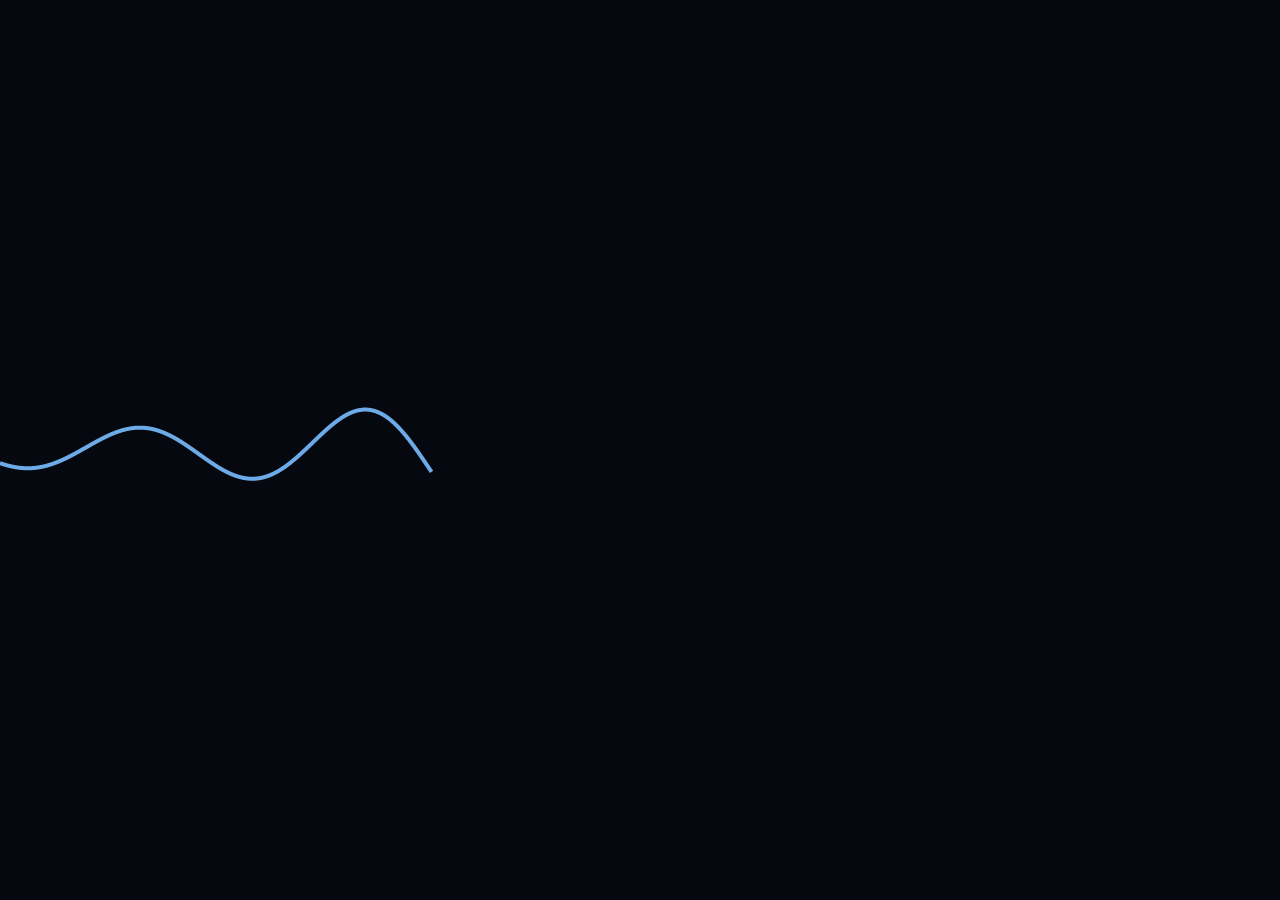
<file: assets/sinus_cardinal.html>
<!doctype html>
<html lang="fr">
<head>
<meta charset="utf-8">
<meta name="viewport" content="width=device-width, initial-scale=1.0">
<title>Sinc fullscreen</title>

<style>
html, body {
  margin: 0;
  width: 100%;
  height: 100%;
  overflow: hidden;
  background: #06080f;
}

canvas {
  display: block;
}
</style>
</head>
<body>

<canvas id="canvas"></canvas>

<script>
const canvas = document.getElementById("canvas");
const ctx = canvas.getContext("2d");

const DURATION = 2000; // 3 secondes
const X_RANGE = 18;   // largeur du sinc

function resize() {
  const dpr = window.devicePixelRatio || 1;
  canvas.width = innerWidth * dpr;
  canvas.height = innerHeight * dpr;
  canvas.style.width = innerWidth + "px";
  canvas.style.height = innerHeight + "px";
  ctx.setTransform(dpr, 0, 0, dpr, 0, 0);
}

const sinc = x => Math.abs(x) < 1e-6 ? 1 : Math.sin(x) / x;

function draw(progress) {
  ctx.clearRect(0, 0, canvas.width, canvas.height);

  const w = canvas.clientWidth;
  const h = canvas.clientHeight;

  const xMin = -X_RANGE;
  const xMax = xMin + (2 * X_RANGE * progress);

  ctx.beginPath();
  ctx.lineWidth = 4;
  ctx.strokeStyle = "rgba(120,190,255,0.9)";

  const steps = 2000;

  for (let i = 0; i <= steps; i++) {
    const t = i / steps;
    const x = xMin + (xMax - xMin) * t;
    const y = sinc(x);

    const px = (x + X_RANGE) / (2 * X_RANGE) * w;
    const py = h / 2 - y * h * 0.35;

    if (i === 0) ctx.moveTo(px, py);
    else ctx.lineTo(px, py);
  }

  ctx.stroke();
}

function animate() {
  const start = performance.now();

  function frame(now) {
    const p = Math.min(1, (now - start) / DURATION);
    draw(p);
    if (p < 1) requestAnimationFrame(frame);
  }

  requestAnimationFrame(frame);
}

window.addEventListener("resize", () => {
  resize();
  animate();
});

resize();
animate();
</script>

</body>
</html>
</file>
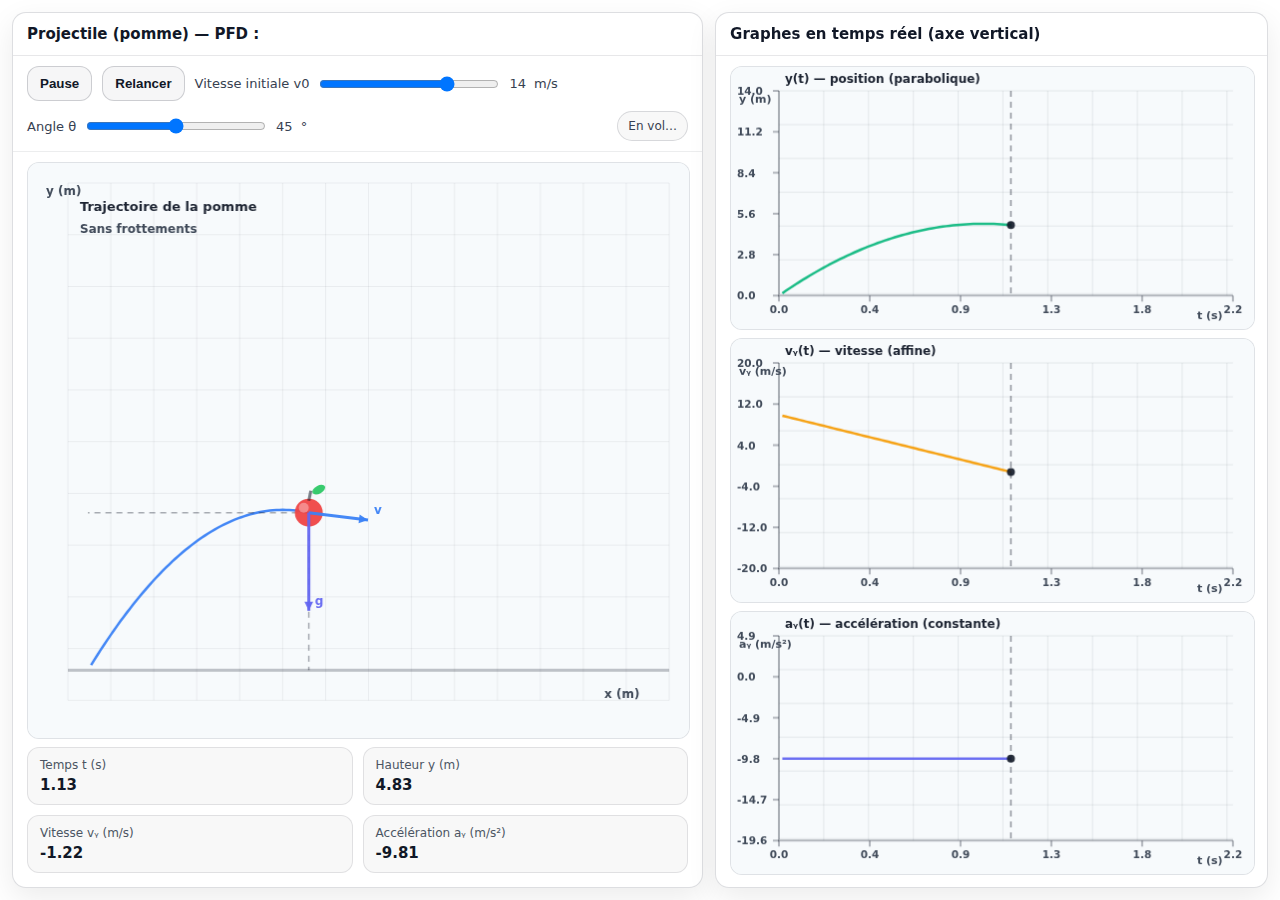
<file: mecanique_newtonienne/animations/pfd.html>
<!doctype html>
<html lang="fr">
<head>
  <meta charset="utf-8" />
  <meta name="viewport" content="width=device-width, initial-scale=1" />
  <title>PFD — Projectile : position, vitesse, accélération</title>
  <style>
    html, body { height: 100%; margin: 0; }
    body{
      font-family: system-ui, Segoe UI, Roboto, Arial;
      background: #ffffff;
      color: #111827;
      overflow: hidden;
    }

    .wrap{
      height: 100%;
      width: 100%;
      display: grid;
      grid-template-columns: 1.25fr 1fr;
      gap: 12px;
      padding: 12px;
      box-sizing: border-box;
    }

    .card{
      background: #ffffff;
      border: 1px solid rgba(17,24,39,.14);
      border-radius: 14px;
      overflow: hidden;
      box-shadow: 0 10px 30px rgba(0,0,0,.08);
      display: flex;
      flex-direction: column;
      min-height: 0;
    }

    header{
      padding: 12px 14px;
      border-bottom: 1px solid rgba(17,24,39,.10);
    }
    header h1{ margin:0; font-size: 15px; }
    header p{ margin:6px 0 0; font-size: 13px; color: #4b5563; line-height: 1.35; }

    .row{
      display:flex; gap:10px; flex-wrap:wrap;
      padding: 10px 14px;
      align-items:center;
      border-bottom: 1px solid rgba(17,24,39,.08);
    }

    button{
      cursor:pointer;
      border-radius: 12px;
      border: 1px solid rgba(17,24,39,.18);
      background: rgba(17,24,39,.04);
      color: #111827;
      padding: 9px 12px;
      font-weight: 650;
    }
    button:hover{ background: rgba(17,24,39,.08); }

    label{
      color:#374151; font-size: 13px;
      display:flex; gap:8px; align-items:center;
    }
    input[type=range]{ width: 180px; }

    .pill{
      margin-left:auto;
      padding:7px 10px;
      border-radius:999px;
      border:1px solid rgba(17,24,39,.14);
      background: rgba(17,24,39,.03);
      color:#374151;
      font-size:12px;
      white-space: nowrap;
    }

    .fill{
      flex: 1;
      min-height: 0;
      padding: 10px 14px 12px;
      box-sizing: border-box;
      display: grid;
      grid-template-rows: 1fr;
      gap: 10px;
    }

    canvas{
      width: 100%;
      height: 100%;
      display: block;
      background: #f7fafc;
      border-radius: 12px;
      border: 1px solid rgba(17,24,39,.10);
    }

    .small{
      font-size: 12px;
      color: #4b5563;
      padding: 8px 14px 10px;
    }

    .kpi{
      display:grid;
      grid-template-columns: 1fr 1fr;
      gap: 10px;
      padding: 0 14px 14px;
    }
    .k{
      background: rgba(17,24,39,.03);
      border: 1px solid rgba(17,24,39,.10);
      border-radius: 12px;
      padding: 10px 12px;
    }
    .k .t{ color:#4b5563; font-size: 12px; }
    .k .v{ margin-top:4px; font-size: 15px; font-weight: 750; }

    /* 3 graphes + scroll si manque de place */
    .graphs{
      flex: 1;
      min-height: 0;
      padding: 10px 14px 14px;
      box-sizing: border-box;
      display: grid;
      grid-template-rows: repeat(3, minmax(0, 1fr));
      gap: 10px;
      overflow: auto;
    }
    .graphs canvas{
      height: 100%;
      min-height: 170px;
    }

    @media (max-width: 900px){
      body{ overflow:auto; }
      .wrap{ grid-template-columns: 1fr; height:auto; }
      .card{ min-height: 520px; }
      input[type=range]{ width: 220px; }
      .graphs{ overflow: visible; }
      .fill{ grid-template-rows: 420px; }
    }

    /* ===== Mode EMBED (iframe/modale) ===== */
    html.embed body{
      overflow: auto;             /* on autorise le scroll */
    }

    /* Le layout ne force plus 100% pile, il peut grandir */
    html.embed .wrap{
      height: auto;
      min-height: 100%;
    }

    /* Dans l’embed, on autorise la carte gauche à scroller si besoin */
    html.embed .wrap > section.card{
      overflow: auto;             /* évite le chevauchement */
    }

    /* Optionnel : un peu moins de padding pour gagner de la place */
    html.embed .wrap{
      padding: 8px;
      gap: 8px;
    }
  </style>
</head>

<body>
  <div class="wrap">
    <section class="card">
      <header>
        <h1>Projectile (pomme) — PFD :</h1>
      </header>

      <div class="row">
        <button id="play">Pause</button>
        <button id="reset">Relancer</button>

        <label>Vitesse initiale v0
          <input id="v0" type="range" min="6" max="17" step="0.5" value="14">
          <span id="v0v">14</span> m/s
        </label>

        <label>Angle θ
          <input id="ang" type="range" min="15" max="75" step="1" value="45">
          <span id="angv">45</span>°
        </label>

        <div class="pill" id="state">En vol…</div>
      </div>

      <div class="fill">
        <canvas id="scene"></canvas>
      </div>

      <div class="kpi">
        <div class="k"><div class="t">Temps t (s)</div><div class="v" id="kt">0.00</div></div>
        <div class="k"><div class="t">Hauteur y (m)</div><div class="v" id="ky">0.00</div></div>
        <div class="k"><div class="t">Vitesse vᵧ (m/s)</div><div class="v" id="kvy">0.00</div></div>
        <div class="k"><div class="t">Accélération aᵧ (m/s²)</div><div class="v" id="kay">-9.81</div></div>
      </div>
    </section>

    <aside class="card">
      <header>
        <h1>Graphes en temps réel (axe vertical)</h1>
      </header>

      <div class="graphs">
        <canvas id="pos"></canvas>
        <canvas id="vel"></canvas>
        <canvas id="acc"></canvas>
      </div>
    </aside>
  </div>

<script>
(() => {

  const params = new URLSearchParams(location.search);
  if (params.get("embed") === "1") {
    document.documentElement.classList.add("embed");
  }

  const $ = (id) => document.getElementById(id);
  const fmt = (n) => (Math.round(n*100)/100).toFixed(2);
  const clamp = (v, a, b) => Math.max(a, Math.min(b, v));

  const scene = $("scene"), sctx = scene.getContext("2d");
  const posC = $("pos"), pctx = posC.getContext("2d");
  const velC = $("vel"), vctx = velC.getContext("2d");
  const accC = $("acc"), actx = accC.getContext("2d");

  const playBtn = $("play");
  const resetBtn = $("reset");
  const v0 = $("v0"), ang = $("ang");
  const v0v = $("v0v"), angv = $("angv");
  const state = $("state");
  const kt=$("kt"), ky=$("ky"), kvy=$("kvy"), kay=$("kay");

  // g fixé
  const G = 9.81;

  // Fit canvases to CSS size (DPR aware)
  function fitCanvas(c){
    const r = c.getBoundingClientRect();
    const dpr = window.devicePixelRatio || 1;
    c.width  = Math.max(1, Math.floor(r.width * dpr));
    c.height = Math.max(1, Math.floor(r.height * dpr));
    const ctx = c.getContext("2d");
    ctx.setTransform(dpr,0,0,dpr,0,0); // draw in CSS pixels
  }
  function resizeAll(){
    fitCanvas(scene);
    fitCanvas(posC);
    fitCanvas(velC);
    fitCanvas(accC);
  }

  // Drawing helpers (graphs)
  function drawAxes(ctx, w, h, title, yLabel, unit){
    ctx.clearRect(0,0,w,h);
    ctx.fillStyle = "#f7fafc";
    ctx.fillRect(0,0,w,h);

    // grid
    ctx.strokeStyle = "rgba(17,24,39,0.08)";
    ctx.lineWidth = 1;
    for(let i=0;i<=10;i++){
      const x = 48 + i*(w-76)/10;
      ctx.beginPath(); ctx.moveTo(x, 24); ctx.lineTo(x, h-34); ctx.stroke();
    }
    for(let j=0;j<=6;j++){
      const y = 24 + j*(h-60)/6;
      ctx.beginPath(); ctx.moveTo(48, y); ctx.lineTo(w-22, y); ctx.stroke();
    }

    // axes
    ctx.strokeStyle = "rgba(17,24,39,0.30)";
    ctx.lineWidth = 2;
    ctx.beginPath();
    ctx.moveTo(48, 24);
    ctx.lineTo(48, h-34);
    ctx.lineTo(w-22, h-34);
    ctx.stroke();

    // titles/labels
    ctx.fillStyle = "rgba(17,24,39,0.95)";
    ctx.font = "700 12px system-ui";
    ctx.fillText(title, 54, 16);

    ctx.fillStyle = "rgba(55,65,81,0.95)";
    ctx.font = "600 11px system-ui";
    ctx.fillText("t (s)", w-58, h-10);
    ctx.fillText(`${yLabel} (${unit})`, 8, 36);
  }

  function drawTicks(ctx, w, h, tMax, yMin, yMax){
    const left=48, top=24, right=w-22, bottom=h-34;

    ctx.strokeStyle = "rgba(17,24,39,0.30)";
    ctx.fillStyle = "rgba(55,65,81,0.95)";
    ctx.font = "600 10.5px system-ui";

    // X ticks
    const nXTicks = 5;
    for(let i=0;i<=nXTicks;i++){
      const t = (i/nXTicks)*tMax;
      const x = left + (i/nXTicks)*(right-left);

      ctx.beginPath();
      ctx.moveTo(x, bottom);
      ctx.lineTo(x, bottom+6);
      ctx.stroke();

      const txt = t.toFixed(1);
      ctx.fillText(txt, x - ctx.measureText(txt).width/2, bottom+18);
    }

    // Y ticks
    const nYTicks = 5;
    for(let j=0;j<=nYTicks;j++){
      const yVal = yMin + (j/nYTicks)*(yMax-yMin);
      const y = bottom - (j/nYTicks)*(bottom-top);

      ctx.beginPath();
      ctx.moveTo(left-6, y);
      ctx.lineTo(left, y);
      ctx.stroke();

      const txt = yVal.toFixed(1);
      ctx.fillText(txt, 6, y+4);
    }
  }

  function plotLine(ctx, w, h, data, tMax, yMin, yMax, color){
    const left=48, top=24, right=w-22, bottom=h-34;
    const X = (t) => left + (t/tMax)*(right-left);
    const Y = (y) => bottom - ((y - yMin)/(yMax-yMin))*(bottom-top);

    ctx.strokeStyle = color;
    ctx.lineWidth = 2.5;
    ctx.beginPath();
    for(let i=0;i<data.length;i++){
      const {t,y} = data[i];
      const px = X(t), py = Y(y);
      if(i===0) ctx.moveTo(px,py); else ctx.lineTo(px,py);
    }
    ctx.stroke();

    if(data.length){
      const last = data[data.length-1];
      ctx.fillStyle = "rgba(17,24,39,0.9)";
      ctx.beginPath(); ctx.arc(X(last.t), Y(last.y), 4, 0, Math.PI*2); ctx.fill();
    }

    return { X, Y, left, top, right, bottom };
  }

  function drawTimeCursor(ctx, w, h, tNow, tMax){
    const left=48, top=24, right=w-22, bottom=h-34;
    const x = left + (tNow/tMax)*(right-left);

    ctx.save();
    ctx.setLineDash([6,5]);
    ctx.strokeStyle = "rgba(17,24,39,0.45)";
    ctx.lineWidth = 1.5;
    ctx.beginPath();
    ctx.moveTo(x, top);
    ctx.lineTo(x, bottom);
    ctx.stroke();
    ctx.restore();
  }

  // Vector drawing (scene)
  function drawArrow(ctx, x0, y0, x1, y1, label){
    const dx = x1-x0, dy = y1-y0;
    const ang = Math.atan2(dy, dx);
    const head = 10;

    ctx.beginPath();
    ctx.moveTo(x0,y0);
    ctx.lineTo(x1,y1);
    ctx.stroke();

    ctx.beginPath();
    ctx.moveTo(x1,y1);
    ctx.lineTo(x1 - head*Math.cos(ang - Math.PI/7), y1 - head*Math.sin(ang - Math.PI/7));
    ctx.lineTo(x1 - head*Math.cos(ang + Math.PI/7), y1 - head*Math.sin(ang + Math.PI/7));
    ctx.closePath();
    ctx.fill();

    if(label){
      ctx.font = "700 12px system-ui";
      ctx.fillText(label, x1 + 6, y1 - 6);
    }
  }

  // Simulation state
  let paused = false;
  let t = 0, x = 0, y = 0, vx = 0, vy = 0, ay = -G;
  let trace = [], yData = [], vyData = [], ayData = [];
  let tMax = 3.5;
  const dt = 1/60;

  function relaunch(){
    t = 0; x = 0; y = 0;
    const V0 = parseFloat(v0.value);
    const th = parseFloat(ang.value) * Math.PI/180;

    vx = V0 * Math.cos(th);
    vy = V0 * Math.sin(th);
    ay = -G;

    trace = []; yData = []; vyData = []; ayData = [];
    tMax = Math.max(1.2, (2*V0*Math.sin(th))/G + 0.2);

    state.textContent = "En vol…";
    paused = false;
    playBtn.textContent = "Pause";
  }

  function updateReadouts(){
    const V0 = parseFloat(v0.value);
    v0v.textContent = V0.toFixed(1).replace(/\.0$/,'');
    angv.textContent = parseInt(ang.value,10);

    kt.textContent = fmt(t);
    ky.textContent = fmt(Math.max(0,y));
    kvy.textContent = fmt(vy);
    kay.textContent = fmt(ay);
  }

  function drawScene(){
    const w = scene.getBoundingClientRect().width;
    const h = scene.getBoundingClientRect().height;

    sctx.clearRect(0,0,w,h);
    sctx.fillStyle = "#f7fafc";
    sctx.fillRect(0,0,w,h);

    const origin = { x: 60, y: h - 70 };
    const world = { xMax: 28, yMax: 14 };
    const scale = { x: (w-110)/world.xMax, y: (h-120)/world.yMax };

    // grid
    sctx.strokeStyle = "rgba(17,24,39,0.06)";
    sctx.lineWidth = 1;
    for(let i=0;i<=14;i++){
      const gx = 40 + i*(w-60)/14;
      sctx.beginPath(); sctx.moveTo(gx, 20); sctx.lineTo(gx, h-40); sctx.stroke();
    }
    for(let j=0;j<=10;j++){
      const gy = 20 + j*(h-60)/10;
      sctx.beginPath(); sctx.moveTo(40, gy); sctx.lineTo(w-20, gy); sctx.stroke();
    }

    // ground
    sctx.strokeStyle = "rgba(17,24,39,0.25)";
    sctx.lineWidth = 3;
    sctx.beginPath();
    sctx.moveTo(40, origin.y);
    sctx.lineTo(w-20, origin.y);
    sctx.stroke();

    // labels
    sctx.fillStyle = "rgba(55,65,81,0.95)";
    sctx.font = "600 12px system-ui";
    sctx.fillText("x (m)", w-85, origin.y+28);
    sctx.fillText("y (m)", 18, 32);

    // trajectory
    sctx.strokeStyle = "rgba(59,130,246,0.95)";
    sctx.lineWidth = 2.5;
    sctx.beginPath();
    for(let i=0;i<trace.length;i++){
      const pt = trace[i];
      const px = origin.x + pt.x*scale.x;
      const py = origin.y - pt.y*scale.y;
      if(i===0) sctx.moveTo(px,py); else sctx.lineTo(px,py);
    }
    sctx.stroke();

    // apple position
    const axPx = origin.x + x*scale.x;
    const ayPx = origin.y - y*scale.y;
    const visX = clamp(axPx, 50, w-40);
    const visY = clamp(ayPx, 30, origin.y);

    // projections (pointillés)
    sctx.save();
    sctx.setLineDash([6,5]);
    sctx.strokeStyle = "rgba(17,24,39,0.35)";
    sctx.lineWidth = 1.5;
    // vertical projection
    sctx.beginPath(); sctx.moveTo(visX, visY); sctx.lineTo(visX, origin.y); sctx.stroke();
    // horizontal projection
    sctx.beginPath(); sctx.moveTo(visX, visY); sctx.lineTo(origin.x, visY); sctx.stroke();
    sctx.restore();

    // apple body
    sctx.fillStyle = "rgba(239,68,68,0.95)";
    sctx.beginPath(); sctx.arc(visX, visY, 14, 0, Math.PI*2); sctx.fill();

    // highlight
    sctx.fillStyle = "rgba(255,255,255,0.35)";
    sctx.beginPath(); sctx.arc(visX-5, visY-5, 5, 0, Math.PI*2); sctx.fill();

    // stem
    sctx.strokeStyle = "rgba(17,24,39,0.55)";
    sctx.lineWidth = 3;
    sctx.beginPath(); sctx.moveTo(visX, visY-12); sctx.lineTo(visX+2, visY-22); sctx.stroke();

    // leaf
    sctx.fillStyle = "rgba(34,197,94,0.9)";
    sctx.beginPath();
    sctx.ellipse(visX+10, visY-23, 7, 4, -0.5, 0, Math.PI*2);
    sctx.fill();

    // vectors v and a
    const vScale = 6;   // px per (m/s) for display
    const aScale = 10;  // px per (m/s²) for display (ay only)

    // velocity vector (vx, vy) (blue)
    sctx.strokeStyle = "rgba(59,130,246,0.95)";
    sctx.fillStyle   = "rgba(59,130,246,0.95)";
    drawArrow(sctx, visX, visY, visX + vx*vScale, visY - vy*vScale, "v");

    // acceleration vector (0, ay) (purple, downward)
    sctx.strokeStyle = "rgba(99,102,241,0.95)";
    sctx.fillStyle   = "rgba(99,102,241,0.95)";
    drawArrow(sctx, visX, visY, visX, visY - ay*aScale, "g");

    // legend
    sctx.fillStyle = "rgba(17,24,39,0.95)";
    sctx.font = "700 13px system-ui";
    sctx.fillText("Trajectoire de la pomme", 52, 48);

    sctx.fillStyle = "rgba(55,65,81,0.95)";
    sctx.font = "600 12px system-ui";
    sctx.fillText("Sans frottements", 52, 70);
  }

  function drawGraphs(){
    const pr = posC.getBoundingClientRect();
    const vr = velC.getBoundingClientRect();
    const ar = accC.getBoundingClientRect();

    // y(t)
    const yMax = Math.max(2, ...yData.map(d=>d.y), 14);
    drawAxes(pctx, pr.width, pr.height, "y(t) — position (parabolique)", "y", "m");
    drawTicks(pctx, pr.width, pr.height, tMax, 0, yMax);
    drawTimeCursor(pctx, pr.width, pr.height, t, tMax);
    plotLine(pctx, pr.width, pr.height, yData, tMax, 0, yMax, "rgba(16,185,129,0.95)");

    // vy(t)
    const vyMin = Math.min(-20, ...vyData.map(d=>d.y), -parseFloat(v0.value));
    const vyMax = Math.max( 20, ...vyData.map(d=>d.y),  parseFloat(v0.value));
    drawAxes(vctx, vr.width, vr.height, "vᵧ(t) — vitesse (affine)", "vᵧ", "m/s");
    drawTicks(vctx, vr.width, vr.height, tMax, vyMin, vyMax);
    drawTimeCursor(vctx, vr.width, vr.height, t, tMax);
    plotLine(vctx, vr.width, vr.height, vyData, tMax, vyMin, vyMax, "rgba(245,158,11,0.95)");

    // ay(t)
    drawAxes(actx, ar.width, ar.height, "aᵧ(t) — accélération (constante)", "aᵧ", "m/s²");
    drawTicks(actx, ar.width, ar.height, tMax, -2*G, 0.5*G);
    drawTimeCursor(actx, ar.width, ar.height, t, tMax);
    plotLine(actx, ar.width, ar.height, ayData, tMax, -2*G, 0.5*G, "rgba(99,102,241,0.95)");
  }

  let last = performance.now();
  function loop(now){
    const elapsed = (now - last)/1000;
    last = now;

    if(!paused){
      const steps = Math.min(6, Math.floor(elapsed / dt) + 1);
      for(let i=0;i<steps;i++){
        vy += ay * dt;
        y  += vy * dt;
        x  += vx * dt;
        t  += dt;

        if(t <= tMax + 0.2){
          const yy = Math.max(0, y);
          trace.push({x: x, y: yy});
          yData.push({t: t, y: yy});
          vyData.push({t: t, y: vy});
          ayData.push({t: t, y: ay});
        }

        if(y <= 0 && t > 0.15){
          y = 0;
          state.textContent = "Touché le sol (fin du vol)";
          paused = true;
          playBtn.textContent = "Reprendre";
          break;
        }

        if(trace.length > 1000) trace.shift();
        if(yData.length > 700) { yData.shift(); vyData.shift(); ayData.shift(); }
      }
    }

    updateReadouts();
    drawScene();
    drawGraphs();
    requestAnimationFrame(loop);
  }

  playBtn.addEventListener("click", () => {
    paused = !paused;
    playBtn.textContent = paused ? "Reprendre" : "Pause";
    state.textContent = paused ? "Pause" : "En vol…";
  });

  resetBtn.addEventListener("click", relaunch);

  v0.addEventListener("input", () => v0v.textContent = parseFloat(v0.value).toFixed(1).replace(/\.0$/,''));
  ang.addEventListener("input", () => angv.textContent = parseInt(ang.value,10));

  // init
  resizeAll();
  window.addEventListener("resize", () => { resizeAll(); relaunch(); });

  updateReadouts();
  relaunch();
  requestAnimationFrame(loop);
})();
</script>
</body>
</html>
</file>
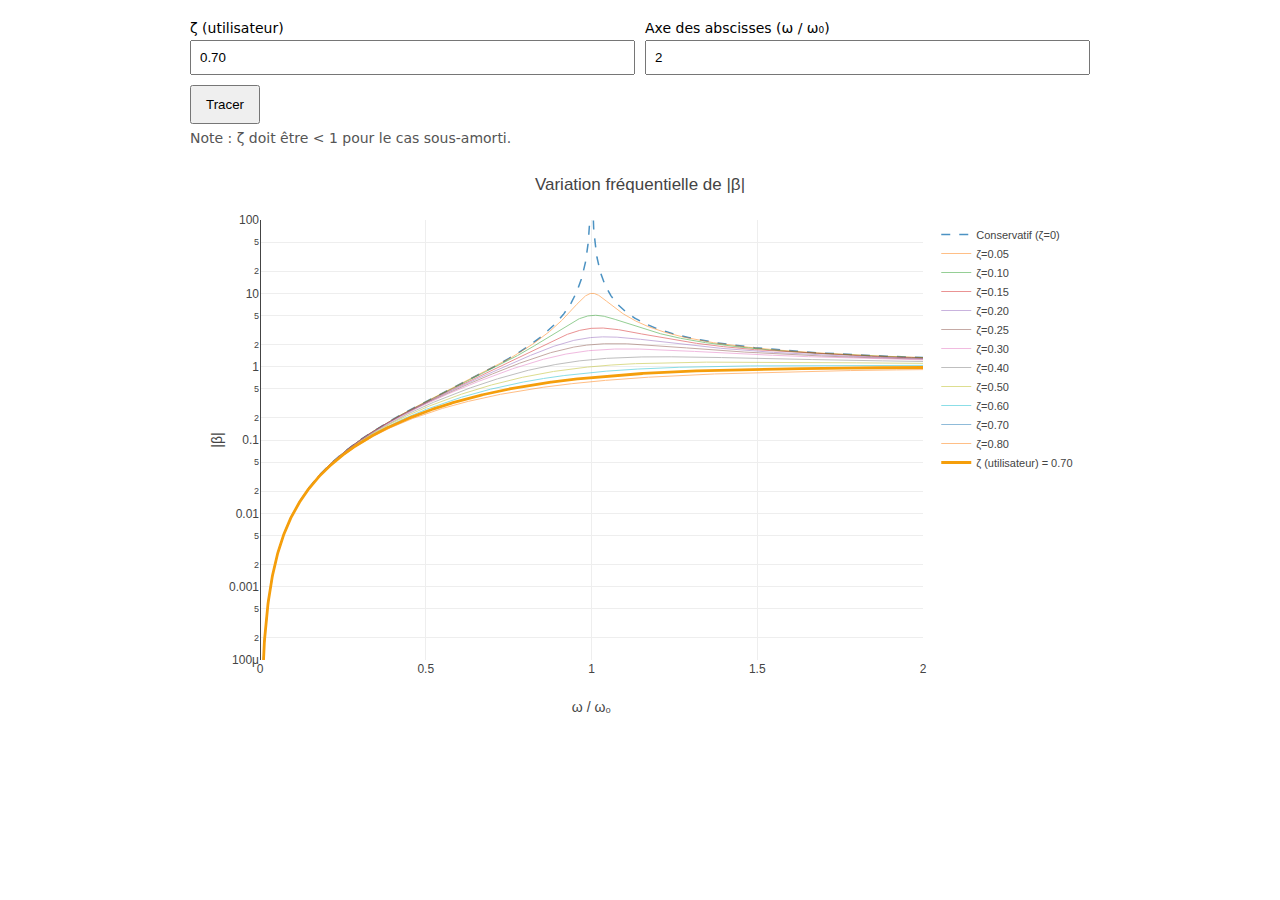
<file: vibrations/plots/regime_force_bati_beta_plot.html>
<!doctype html>
<html lang="fr">
<head>
  <meta charset="utf-8" />
  <meta name="viewport" content="width=device-width, initial-scale=1" />
  <title>Étude fréquentielle — |β|</title>

  <script src="https://cdn.plot.ly/plotly-2.30.0.min.js"></script>

  <style>
    * { box-sizing: border-box; }
    body{
      font-family: system-ui, sans-serif;
      margin: 0;
      padding: 20px;
      display: flex;
      justify-content: center;
    }
    .wrap{
      max-width: 900px;
      width: 100%;
    }
    .row{
      display: grid;
      grid-template-columns: repeat(2, minmax(0, 1fr));
      gap: 10px;
      align-items: end;
    }
    label{
      font-size: 14px;
      display: block;
      margin-bottom: 4px;
    }
    input{
      width: 100%;
      padding: 8px;
    }
    button{
      padding: 10px 14px;
      margin-top: 10px;
      cursor: pointer;
    }
    #plot{
      width: 100%;
      height: 560px;
      margin-top: 14px;
    }
    .hint{
      font-size: 14px;
      color: #555;
      margin-top: 6px;
    }
  </style>
</head>

<body>
<div class="wrap">

  <!-- Inputs minimaux -->
  <div class="row">
    <div>
      <label>ζ (utilisateur)</label>
      <input id="zeta" type="number" step="0.05" value="0.70" min="0">
    </div>
    <div>
      <label>Axe des abscisses (ω / ω₀)</label>
      <input id="rmax" type="number" step="0.5" value="2" min="0.1">
    </div>
  </div>

  <button id="btn">Tracer</button>

  <p class="hint">
    Note : ζ doit être < 1 pour le cas sous-amorti.
  </p>

  <div id="plot"></div>
</div>

<script>
function linspace(a, b, n){
  const arr = new Array(n);
  const step = (b - a) / (n - 1);
  for (let i = 0; i < n; i++) arr[i] = a + step * i;
  return arr;
}

function computeAndPlot(){
  const zeta = parseFloat(document.getElementById("zeta").value);
  const rMax = parseFloat(document.getElementById("rmax").value);

  const N = 2000; // FIXÉ (comme demandé)

  if (zeta < 0 || rMax <= 0 || zeta > 1){
    alert("Paramètres invalides.");
    return;
  }

  // Axe fréquentiel
  const r = linspace(0, rMax, N);

  // β conservatif (ζ = 0)
  const beta_conservatif = r.map(rr => {
    const d = Math.abs(1 - rr*rr);
    return d === 0 ? NaN : (rr*rr) / d;
  });

  // β utilisateur
  const beta_user = r.map(rr => {
    const d = Math.sqrt((1 - rr*rr)**2 + (2*zeta*rr)**2);
    return d === 0 ? NaN : (rr*rr) / d;
  });

  // Liste ζp (identique au Python)
  const zeta_p_list = [];
  for (let x = 0.05; x <= 0.30 + 1e-12; x += 0.05) zeta_p_list.push(+x.toFixed(2));
  for (let x = 0.30; x <= 0.80 + 1e-12; x += 0.10)
    if (!zeta_p_list.includes(+x.toFixed(2))) zeta_p_list.push(+x.toFixed(2));

  const traces = [];

  // Conservatif
  traces.push({
    x: r, y: beta_conservatif,
    mode: "lines",
    name: "Conservatif (ζ=0)",
    line: { dash: "dash", width: 1.5 },
    opacity: 0.8
  });

  // Famille ζp
  for (const zp of zeta_p_list){
    const beta_p = r.map(rr => {
      const d = Math.sqrt((1 - rr*rr)**2 + (2*zp*rr)**2);
      return d === 0 ? NaN : (rr*rr) / d;
    });

    traces.push({
      x: r, y: beta_p,
      mode: "lines",
      name: `ζ=${zp.toFixed(2)}`,
      line: { width: 1 },
      opacity: 0.5
    });
  }

  // ζ utilisateur (jaune)
  traces.push({
    x: r, y: beta_user,
    mode: "lines",
    name: `ζ (utilisateur) = ${zeta.toFixed(2)}`,
    line: { width: 2.8, color: "#f59e0b" }
  });

  const layout = {
    title: { text: "Variation fréquentielle de |β|" },
    xaxis: { title: "ω / ω₀", showgrid: true },
    yaxis: {
      title: "|β|",
      type: "log",
      range: [Math.log10(1e-4), Math.log10(1e2)],
      showgrid: true
    },
    margin: { l: 70, r: 20, t: 60, b: 60 },
    legend: { font: { size: 11 } }
  };

  Plotly.newPlot("plot", traces, layout, { responsive: true });
}

document.getElementById("btn").addEventListener("click", computeAndPlot);
computeAndPlot();
</script>

</body>
</html>
</file>
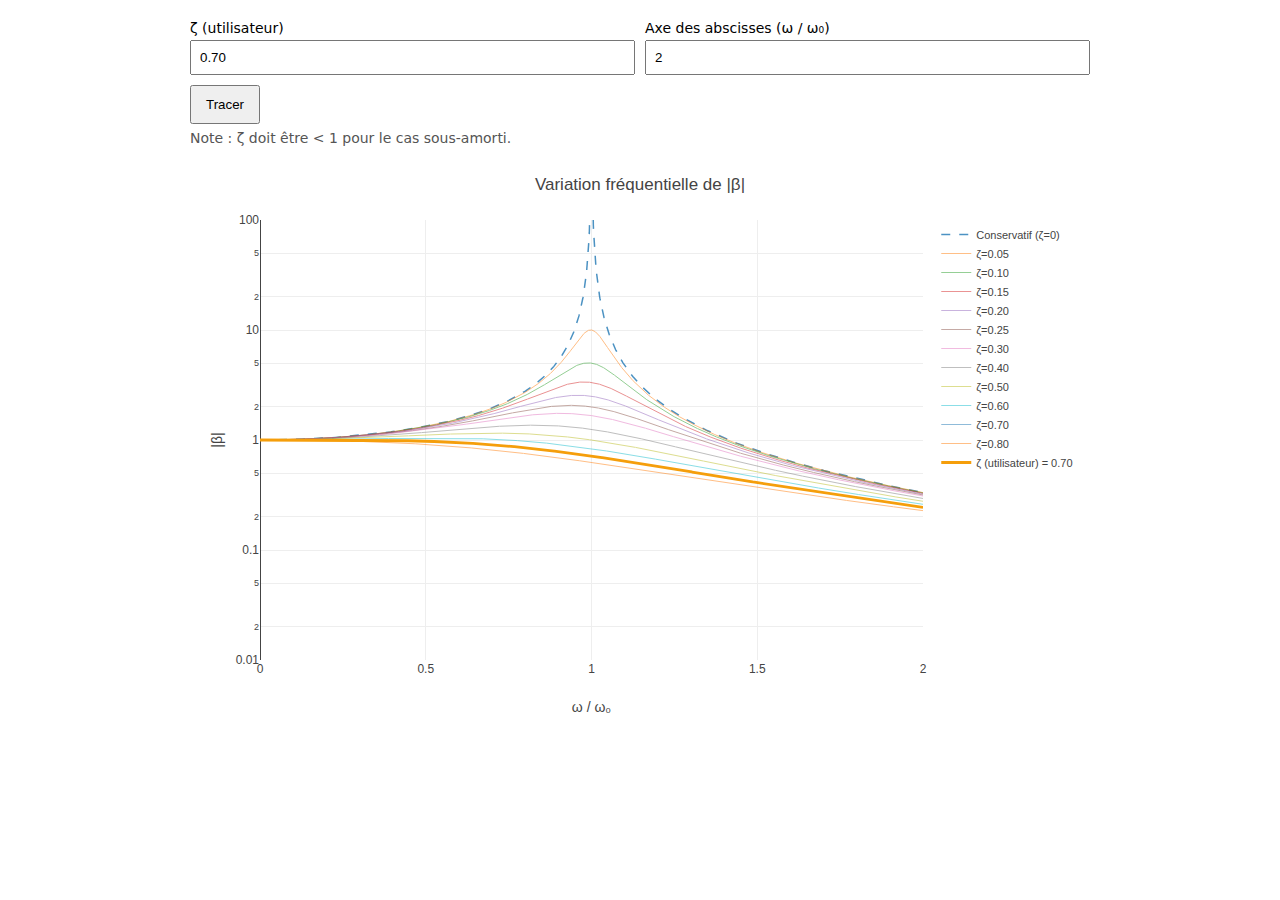
<file: vibrations/plots/regime_force_force_beta_plot.html>
<!doctype html>
<html lang="fr">
<head>
  <meta charset="utf-8" />
  <meta name="viewport" content="width=device-width, initial-scale=1" />
  <title>Étude fréquentielle — |β|</title>

  <script src="https://cdn.plot.ly/plotly-2.30.0.min.js"></script>

  <style>
    * { box-sizing: border-box; }
    body{
      font-family: system-ui, sans-serif;
      margin: 0;
      padding: 20px;
      display: flex;
      justify-content: center;
    }
    .wrap{
      max-width: 900px;
      width: 100%;
    }
    .row{
      display: grid;
      grid-template-columns: repeat(2, minmax(0, 1fr));
      gap: 10px;
      align-items: end;
    }
    label{
      font-size: 14px;
      display: block;
      margin-bottom: 4px;
    }
    input{
      width: 100%;
      padding: 8px;
    }
    button{
      padding: 10px 14px;
      margin-top: 10px;
      cursor: pointer;
    }
    #plot{
      width: 100%;
      height: 560px;
      margin-top: 14px;
    }
    .hint{
      font-size: 14px;
      color: #555;
      margin-top: 6px;
    }
  </style>
</head>

<body>
<div class="wrap">

  <!-- Inputs minimaux -->
  <div class="row">
    <div>
      <label>ζ (utilisateur)</label>
      <input id="zeta" type="number" step="0.05" value="0.70" min="0">
    </div>
    <div>
      <label>Axe des abscisses (ω / ω₀)</label>
      <input id="rmax" type="number" step="0.5" value="2" min="0.1">
    </div>
  </div>

  <button id="btn">Tracer</button>

  <p class="hint">
    Note : ζ doit être < 1 pour le cas sous-amorti.
  </p>

  <div id="plot"></div>
</div>

<script>
function linspace(a, b, n){
  const arr = new Array(n);
  const step = (b - a) / (n - 1);
  for (let i = 0; i < n; i++) arr[i] = a + step * i;
  return arr;
}

function computeAndPlot(){
  const zeta = parseFloat(document.getElementById("zeta").value);
  const rMax = parseFloat(document.getElementById("rmax").value);

  const N = 2000; // FIXÉ (comme demandé)

  if (zeta < 0 || rMax <= 0 || zeta > 1){
    alert("Paramètres invalides.");
    return;
  }

  // Axe fréquentiel
  const r = linspace(0, rMax, N);

  // β conservatif (ζ = 0)
  const beta_conservatif = r.map(rr => {
    const d = Math.abs(1 - rr*rr);
    return d === 0 ? NaN : 1 / d;
  });

  // β utilisateur
  const beta_user = r.map(rr => {
    const d = Math.sqrt((1 - rr*rr)**2 + (2*zeta*rr)**2);
    return d === 0 ? NaN : 1 / d;
  });

  // Liste ζp (identique au Python)
  const zeta_p_list = [];
  for (let x = 0.05; x <= 0.30 + 1e-12; x += 0.05) zeta_p_list.push(+x.toFixed(2));
  for (let x = 0.30; x <= 0.80 + 1e-12; x += 0.10)
    if (!zeta_p_list.includes(+x.toFixed(2))) zeta_p_list.push(+x.toFixed(2));

  const traces = [];

  // Conservatif
  traces.push({
    x: r, y: beta_conservatif,
    mode: "lines",
    name: "Conservatif (ζ=0)",
    line: { dash: "dash", width: 1.5 },
    opacity: 0.8
  });

  // Famille ζp
  for (const zp of zeta_p_list){
    const beta_p = r.map(rr => {
      const d = Math.sqrt((1 - rr*rr)**2 + (2*zp*rr)**2);
      return d === 0 ? NaN : 1 / d;
    });

    traces.push({
      x: r, y: beta_p,
      mode: "lines",
      name: `ζ=${zp.toFixed(2)}`,
      line: { width: 1 },
      opacity: 0.5
    });
  }

  // ζ utilisateur (jaune)
  traces.push({
    x: r, y: beta_user,
    mode: "lines",
    name: `ζ (utilisateur) = ${zeta.toFixed(2)}`,
    line: { width: 2.8, color: "#f59e0b" }
  });

  const layout = {
    title: { text: "Variation fréquentielle de |β|" },
    xaxis: { title: "ω / ω₀", showgrid: true },
    yaxis: {
      title: "|β|",
      type: "log",
      range: [Math.log10(1e-2), Math.log10(1e2)],
      showgrid: true
    },
    margin: { l: 70, r: 20, t: 60, b: 60 },
    legend: { font: { size: 11 } }
  };

  Plotly.newPlot("plot", traces, layout, { responsive: true });
}

document.getElementById("btn").addEventListener("click", computeAndPlot);
computeAndPlot();
</script>

</body>
</html>
</file>
